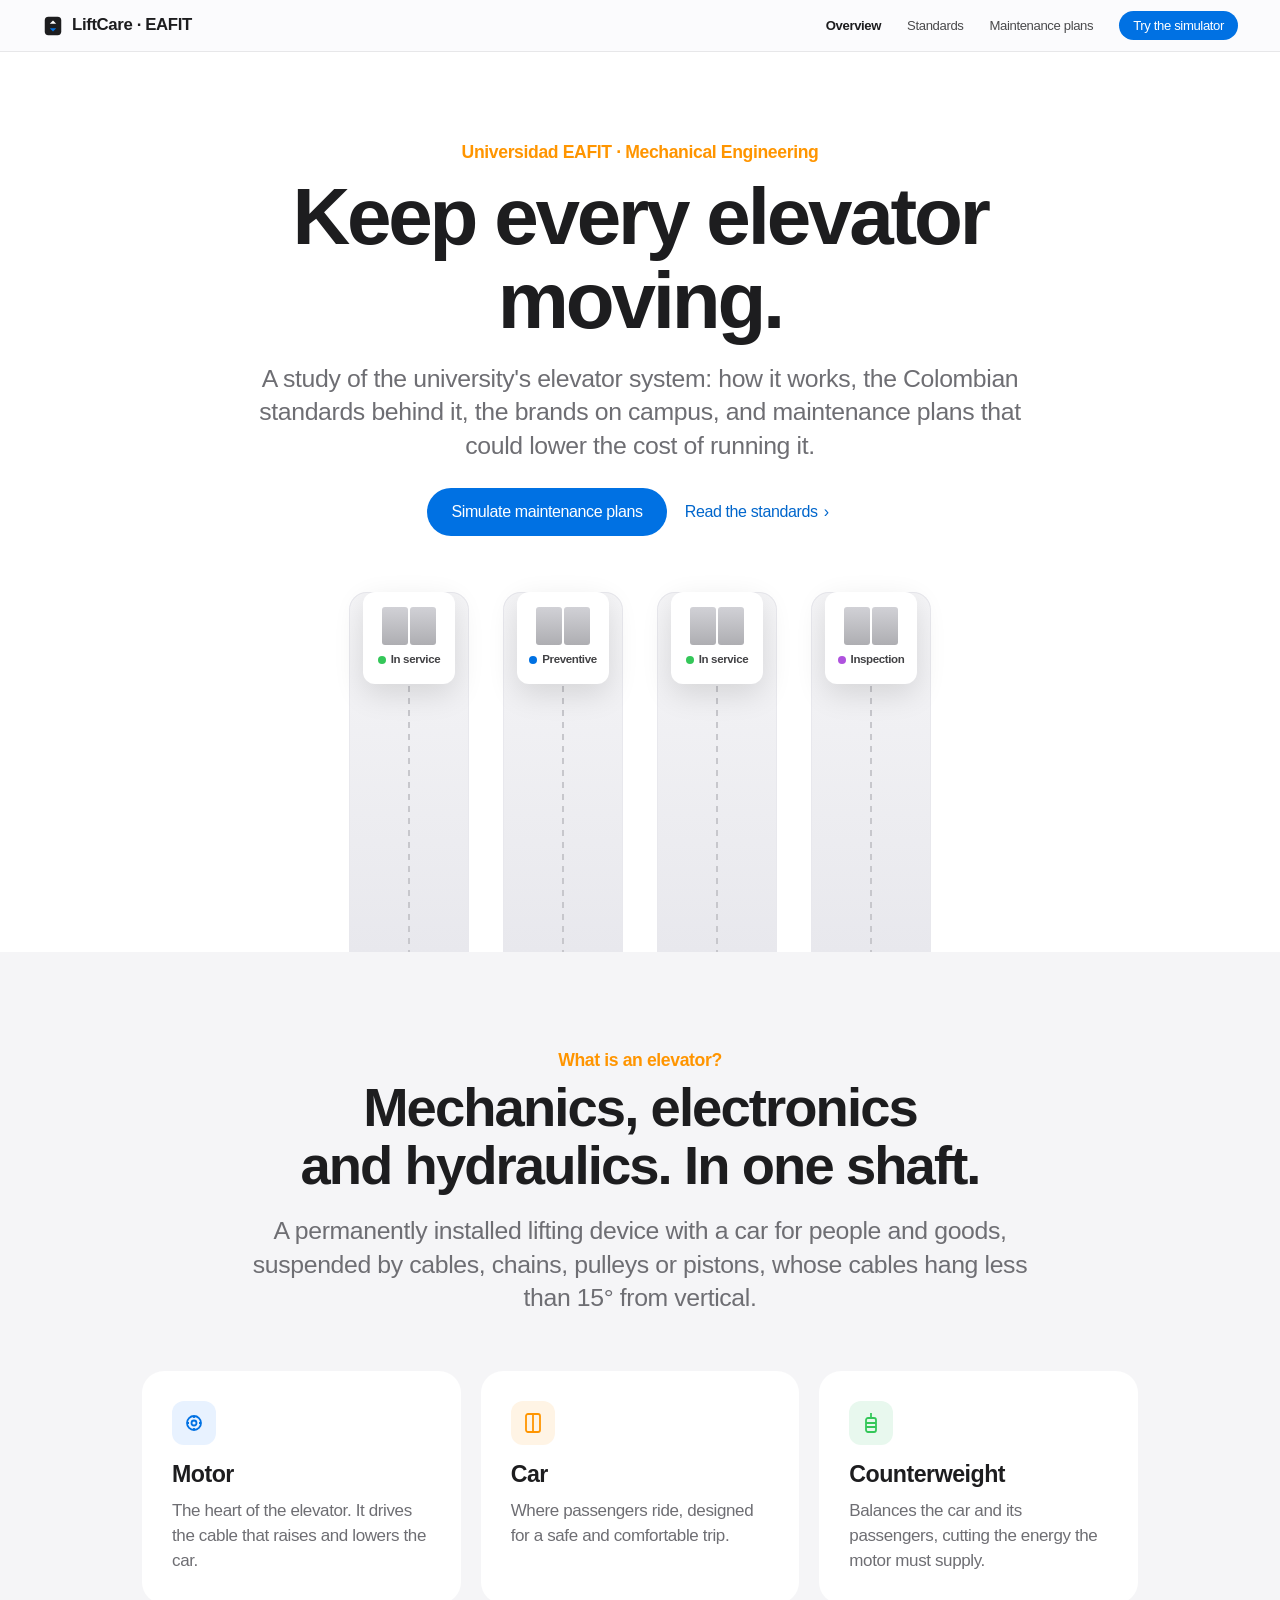
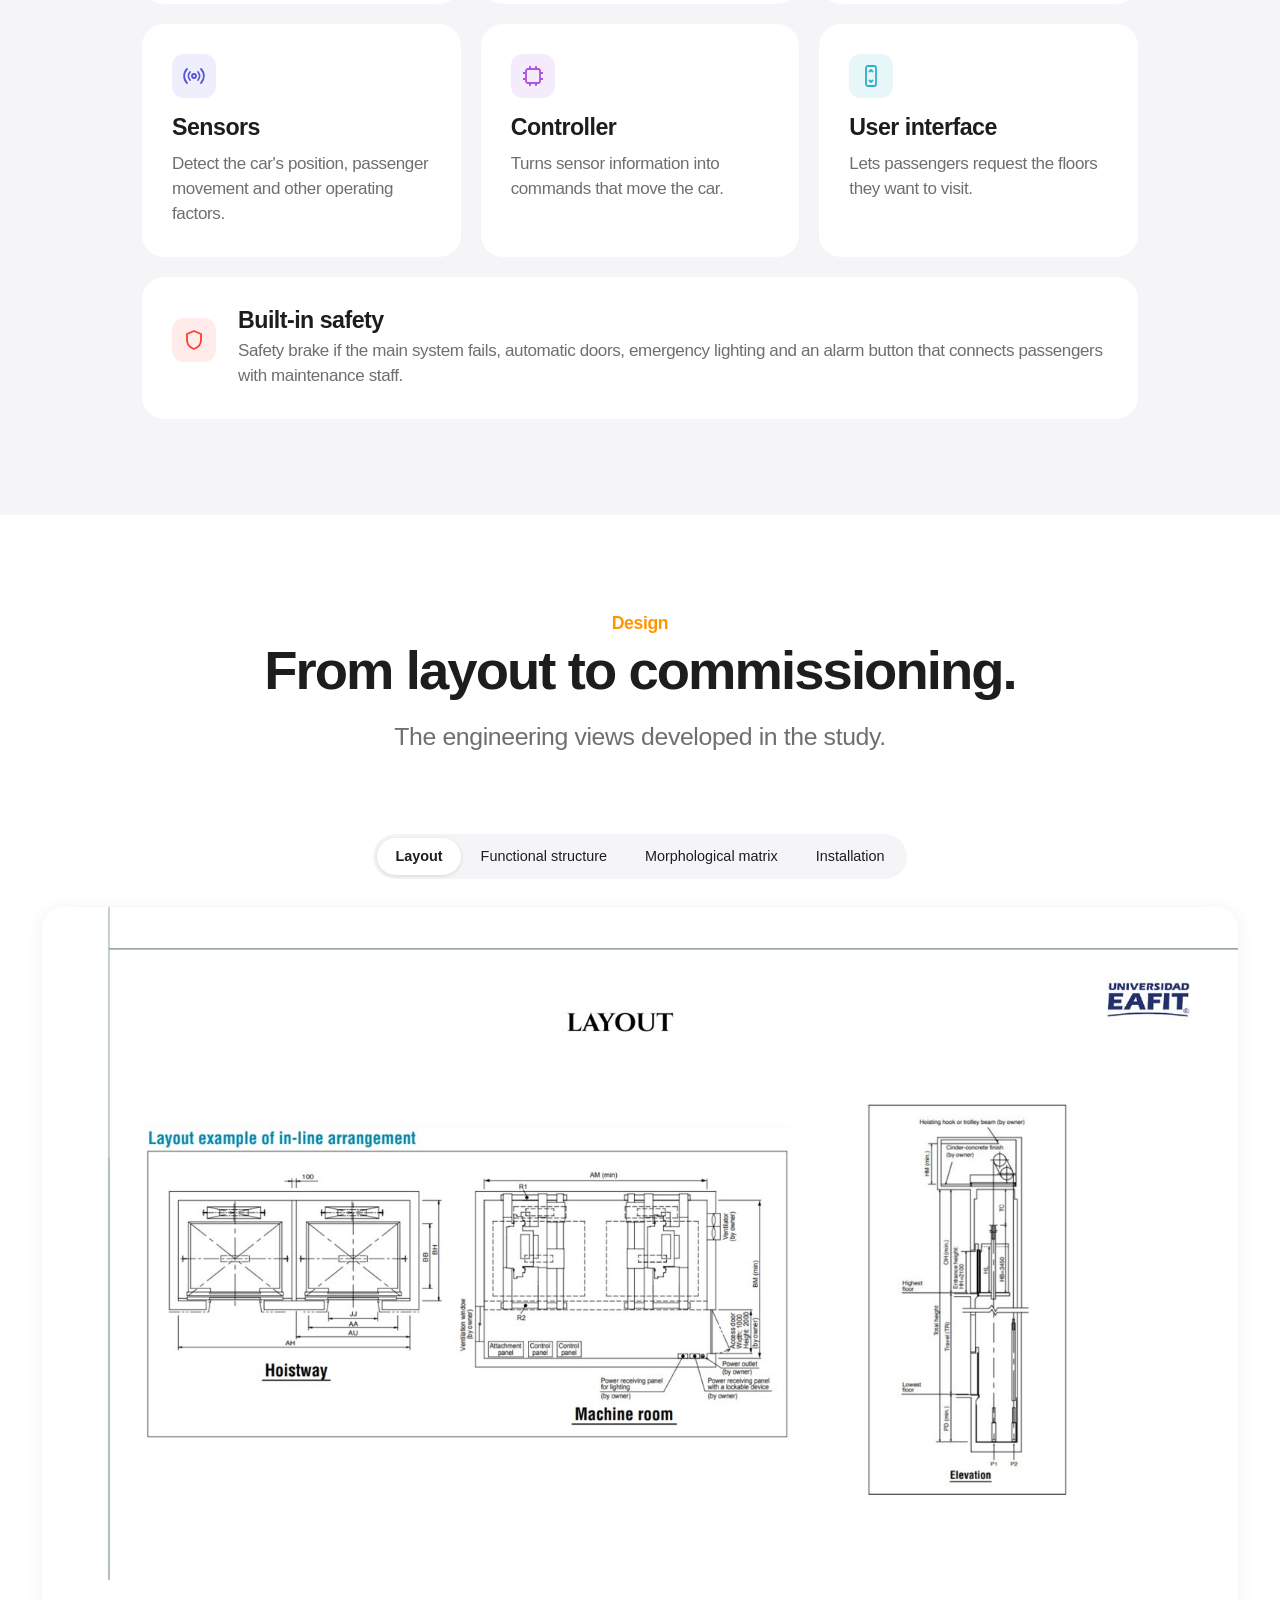
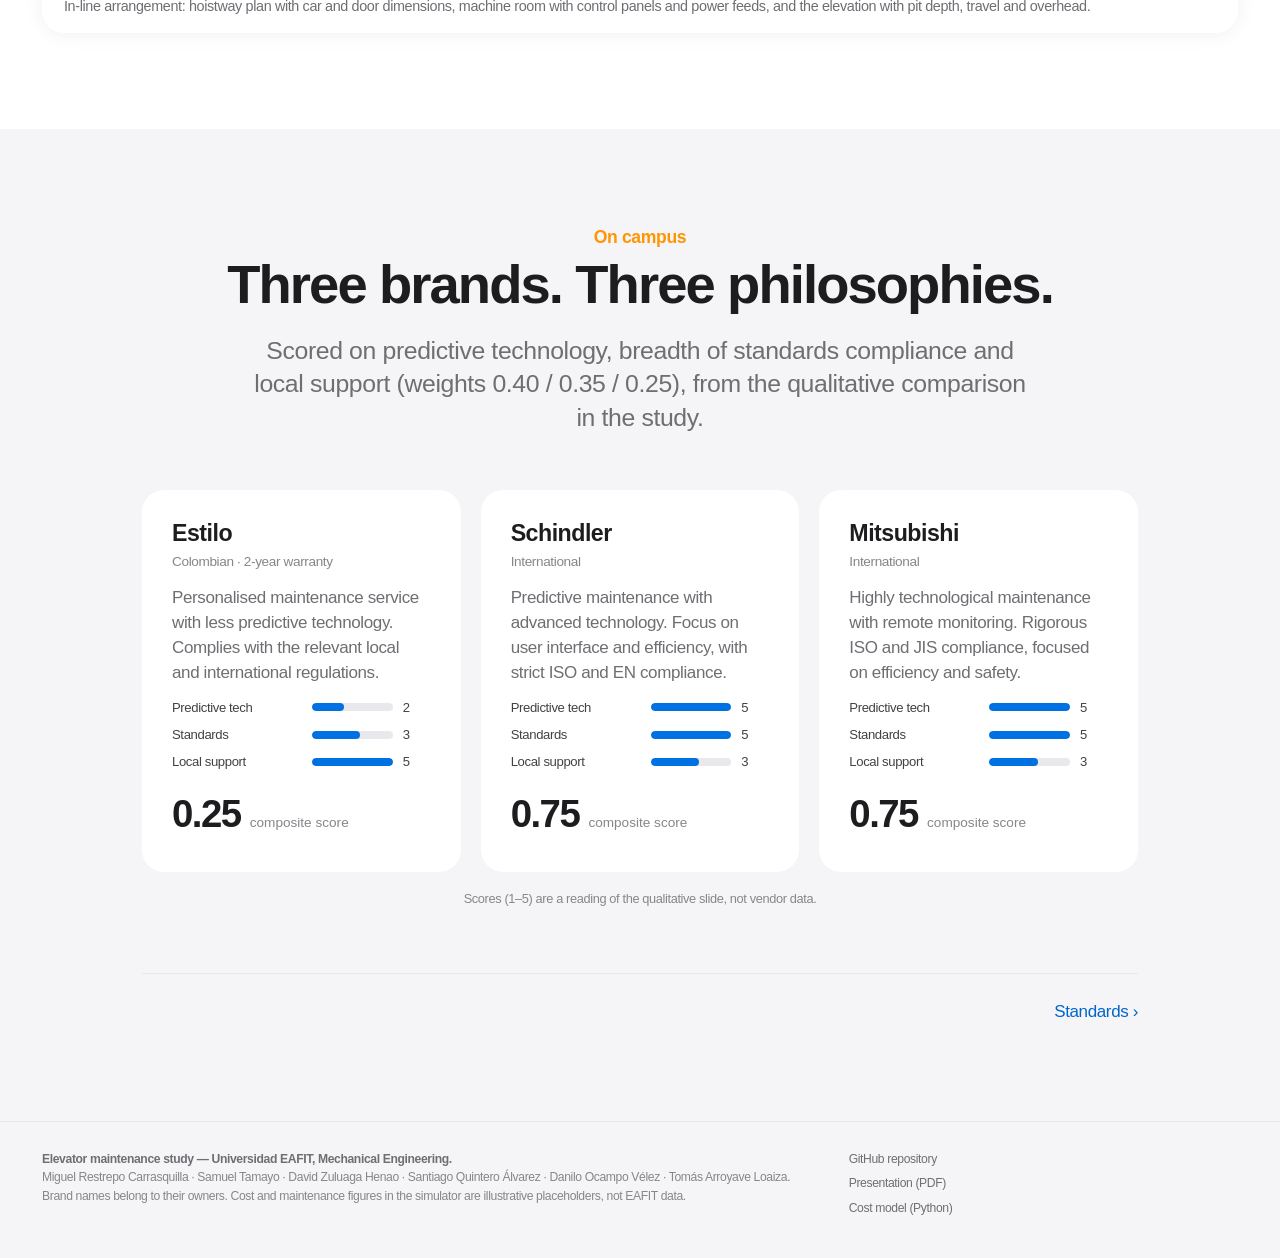
<file: website/index.html>
<!doctype html>
<html lang="en">
<head>
<meta charset="utf-8">
<meta name="viewport" content="width=device-width, initial-scale=1">
<title>LiftCare · Elevator maintenance at Universidad EAFIT</title>
<meta name="description" content="How EAFIT elevators work, the standards that govern them, the brands on campus and an interactive simulator of maintenance plans.">
<meta name="theme-color" content="#ffffff">
<link rel="icon" href="data:image/svg+xml,%3Csvg xmlns='http://www.w3.org/2000/svg' viewBox='0 0 24 24'%3E%3Crect x='3' y='2' width='18' height='20' rx='4' fill='%231d1d1f'/%3E%3Cpath d='M8.5 9.5 12 6l3.5 3.5z' fill='%23fff'/%3E%3Cpath d='M8.5 14.5 12 18l3.5-3.5z' fill='%230071e3'/%3E%3C/svg%3E">
<link rel="stylesheet" href="styles.css">
</head>
<body>
<header class="nav"><div class="wrap wide">
  <a class="brand" href="index.html"><svg viewBox="0 0 24 24" aria-hidden="true"><rect x="3" y="2" width="18" height="20" rx="4" fill="#1d1d1f"/><path d="M8.5 9.5 12 6l3.5 3.5z" fill="#fff"/><path d="M8.5 14.5 12 18l3.5-3.5z" fill="#0071e3"/></svg><span>LiftCare · EAFIT</span></a>
  <nav><a href="index.html" class="active">Overview</a><a href="standards.html">Standards</a><a href="simulator.html">Maintenance plans</a><a class="pill" href="simulator.html">Try the simulator</a></nav>
</div></header>
<main>

<section class="hero">
  <div class="wrap">
    <p class="eyebrow">Universidad EAFIT · Mechanical Engineering</p>
    <h1>Keep every elevator<br>moving.</h1>
    <p class="lead">A study of the university's elevator system: how it works, the Colombian standards behind it, the brands on campus, and maintenance plans that could lower the cost of running it.</p>
    <div class="cta"><a class="btn" href="simulator.html">Simulate maintenance plans</a><a class="btn ghost" href="standards.html">Read the standards</a></div>
  </div>
  <div class="hero-art wrap" aria-hidden="true">
    <div class="shaft">
      <div class="col"><div class="car"><div class="doors"><span></span><span></span></div><span class="st"><i class="dot"></i>In service</span></div></div>
      <div class="col"><div class="car"><div class="doors"><span></span><span></span></div><span class="st"><i class="dot" style="background:#0071e3"></i>Preventive</span></div></div>
      <div class="col"><div class="car"><div class="doors"><span></span><span></span></div><span class="st"><i class="dot"></i>In service</span></div></div>
      <div class="col"><div class="car"><div class="doors"><span></span><span></span></div><span class="st"><i class="dot" style="background:#af52de"></i>Inspection</span></div></div>
    </div>
  </div>
</section>

<section class="alt">
  <div class="wrap">
    <div class="center">
      <p class="eyebrow">What is an elevator?</p>
      <h2>Mechanics, electronics<br>and hydraulics. In one shaft.</h2>
      <p class="lead">A permanently installed lifting device with a car for people and goods, suspended by cables, chains, pulleys or pistons, whose cables hang less than 15° from vertical.</p>
    </div>
    <div class="grid3 mt">
      <div class="card"><div class="icon" style="background:#e8f2ff"><svg viewBox="0 0 24 24" fill="none" stroke="#0071e3" stroke-width="1.8"><circle cx="12" cy="12" r="7"/><circle cx="12" cy="12" r="2.5"/><path d="M12 5v2M12 17v2M5 12h2M17 12h2"/></svg></div><h3>Motor</h3><p>The heart of the elevator. It drives the cable that raises and lowers the car.</p></div>
      <div class="card"><div class="icon" style="background:#fff4e5"><svg viewBox="0 0 24 24" fill="none" stroke="#ff9500" stroke-width="1.8"><rect x="5" y="3" width="14" height="18" rx="2"/><path d="M12 3v18"/></svg></div><h3>Car</h3><p>Where passengers ride, designed for a safe and comfortable trip.</p></div>
      <div class="card"><div class="icon" style="background:#e8f8ee"><svg viewBox="0 0 24 24" fill="none" stroke="#34c759" stroke-width="1.8"><path d="M12 2v5"/><rect x="7" y="7" width="10" height="14" rx="2"/><path d="M7 12h10M7 16h10"/></svg></div><h3>Counterweight</h3><p>Balances the car and its passengers, cutting the energy the motor must supply.</p></div>
    </div>
    <div class="grid3" style="margin-top:20px">
      <div class="card"><div class="icon" style="background:#efeefc"><svg viewBox="0 0 24 24" fill="none" stroke="#5856d6" stroke-width="1.8" stroke-linecap="round"><circle cx="12" cy="12" r="2"/><path d="M8 8a6 6 0 0 0 0 8M16 8a6 6 0 0 1 0 8M5 5a10 10 0 0 0 0 14M19 5a10 10 0 0 1 0 14"/></svg></div><h3>Sensors</h3><p>Detect the car's position, passenger movement and other operating factors.</p></div>
      <div class="card"><div class="icon" style="background:#f5ecfb"><svg viewBox="0 0 24 24" fill="none" stroke="#af52de" stroke-width="1.8"><rect x="5" y="5" width="14" height="14" rx="2"/><path d="M9 2v3M15 2v3M9 19v3M15 19v3M2 9h3M2 15h3M19 9h3M19 15h3"/></svg></div><h3>Controller</h3><p>Turns sensor information into commands that move the car.</p></div>
      <div class="card"><div class="icon" style="background:#e6f6f9"><svg viewBox="0 0 24 24" fill="none" stroke="#30b0c7" stroke-width="1.8"><rect x="7" y="2" width="10" height="20" rx="2"/><path d="m10 8 2-2 2 2M10 16l2 2 2-2"/></svg></div><h3>User interface</h3><p>Lets passengers request the floors they want to visit.</p></div>
    </div>
    <div class="card" style="margin-top:20px;display:flex;gap:22px;align-items:center;flex-wrap:wrap"><div class="icon" style="background:#ffecea"><svg viewBox="0 0 24 24" fill="none" stroke="#ff3b30" stroke-width="1.8" stroke-linejoin="round"><path d="M12 3 5 6v6c0 4 3 7.5 7 9 4-1.5 7-5 7-9V6z"/></svg></div><div style="flex:1;min-width:240px"><h3 style="margin-bottom:4px">Built-in safety</h3><p>Safety brake if the main system fails, automatic doors, emergency lighting and an alarm button that connects passengers with maintenance staff.</p></div></div>
  </div>
</section>

<section>
  <div class="wrap wide">
    <div class="center">
      <p class="eyebrow">Design</p>
      <h2>From layout to commissioning.</h2>
      <p class="lead">The engineering views developed in the study.</p>
      <div class="tabs mt" role="tablist" id="design-tabs">
        <button class="on" data-t="0">Layout</button><button data-t="1">Functional structure</button><button data-t="2">Morphological matrix</button><button data-t="3">Installation</button>
      </div>
    </div>
    <div class="tabpanes mt" id="design-panes" style="margin-top:28px">
      <div class="on"><figure class="fig"><img src="img/layout.jpg" alt="Hoistway plan, machine room and elevation of an in-line elevator arrangement" loading="lazy"><figcaption>In-line arrangement: hoistway plan with car and door dimensions, machine room with control panels and power feeds, and the elevation with pit depth, travel and overhead.</figcaption></figure></div>
      <div><figure class="fig"><img src="img/functional_structure.jpg" alt="Pahl and Beitz functional structure of the elevator" loading="lazy"><figcaption>Energy, signal and material flows (Pahl &amp; Beitz): the user control line, the material handling line and the door lock line with its 10-second hold.</figcaption></figure></div>
      <div><figure class="fig"><img src="img/morphological_matrix.jpg" alt="Morphological matrix of elevator partial functions and function carriers" loading="lazy"><figcaption>Partial functions — power delivery, control, transmission, moving system, doors, energy supply, braking and lifting — with candidate carriers and two solution paths.</figcaption></figure></div>
      <div><figure class="fig"><img src="img/installation.jpg" alt="Four stages of elevator installation and maintenance" loading="lazy"><figcaption>Planning around the building, shaft excavation and guide rails, car installation and wiring, and exhaustive testing before commissioning.</figcaption></figure></div>
    </div>
  </div>
</section>

<section class="alt">
  <div class="wrap">
    <div class="center">
      <p class="eyebrow">On campus</p>
      <h2>Three brands. Three philosophies.</h2>
      <p class="lead">Scored on predictive technology, breadth of standards compliance and local support (weights 0.40 / 0.35 / 0.25), from the qualitative comparison in the study.</p>
    </div>
    <div class="grid3 mt">
      <div class="card brand-card"><h3>Estilo</h3><span class="origin">Colombian · 2-year warranty</span><p>Personalised maintenance service with less predictive technology. Complies with the relevant local and international regulations.</p>
        <div class="meter"><div class="row">Predictive tech<div class="track"><div class="fill" style="width:40%"></div></div>2</div><div class="row">Standards<div class="track"><div class="fill" style="width:60%"></div></div>3</div><div class="row">Local support<div class="track"><div class="fill" style="width:100%"></div></div>5</div></div>
        <div class="score">0.25 <small>composite score</small></div></div>
      <div class="card brand-card"><h3>Schindler</h3><span class="origin">International</span><p>Predictive maintenance with advanced technology. Focus on user interface and efficiency, with strict ISO and EN compliance.</p>
        <div class="meter"><div class="row">Predictive tech<div class="track"><div class="fill" style="width:100%"></div></div>5</div><div class="row">Standards<div class="track"><div class="fill" style="width:100%"></div></div>5</div><div class="row">Local support<div class="track"><div class="fill" style="width:60%"></div></div>3</div></div>
        <div class="score">0.75 <small>composite score</small></div></div>
      <div class="card brand-card"><h3>Mitsubishi</h3><span class="origin">International</span><p>Highly technological maintenance with remote monitoring. Rigorous ISO and JIS compliance, focused on efficiency and safety.</p>
        <div class="meter"><div class="row">Predictive tech<div class="track"><div class="fill" style="width:100%"></div></div>5</div><div class="row">Standards<div class="track"><div class="fill" style="width:100%"></div></div>5</div><div class="row">Local support<div class="track"><div class="fill" style="width:60%"></div></div>3</div></div>
        <div class="score">0.75 <small>composite score</small></div></div>
    </div>
    <p class="caption center" style="margin-top:18px">Scores (1–5) are a reading of the qualitative slide, not vendor data.</p>
    <div class="next"><span></span><a href="standards.html">Standards ›</a></div>
  </div>
</section>
</main>
<footer><div class="wrap wide foot">
  <div><strong>Elevator maintenance study — Universidad EAFIT, Mechanical Engineering.</strong><br>
  Miguel Restrepo Carrasquilla · Samuel Tamayo · David Zuluaga Henao · Santiago Quintero Álvarez · Danilo Ocampo Vélez · Tomás Arroyave Loaiza.<br>
  Brand names belong to their owners. Cost and maintenance figures in the simulator are illustrative placeholders, not EAFIT data.</div>
  <div class="foot-links"><a href="https://github.com/Senki16/elevator-maintenance-eafit" target="_blank" rel="noopener">GitHub repository</a><a href="https://github.com/Senki16/elevator-maintenance-eafit/blob/main/01_Presentation/Elevator_Maintenance.pdf" target="_blank" rel="noopener">Presentation (PDF)</a><a href="https://github.com/Senki16/elevator-maintenance-eafit/blob/main/02_Analysis/elevator_cost_analysis.py" target="_blank" rel="noopener">Cost model (Python)</a></div>
</div></footer>
<script>
document.querySelectorAll('#design-tabs button').forEach(b=>b.onclick=()=>{
  document.querySelectorAll('#design-tabs button').forEach(x=>x.classList.toggle('on',x===b));
  document.querySelectorAll('#design-panes>div').forEach((p,i)=>p.classList.toggle('on',i==b.dataset.t));
});
</script>
</body>
</html>
</file>
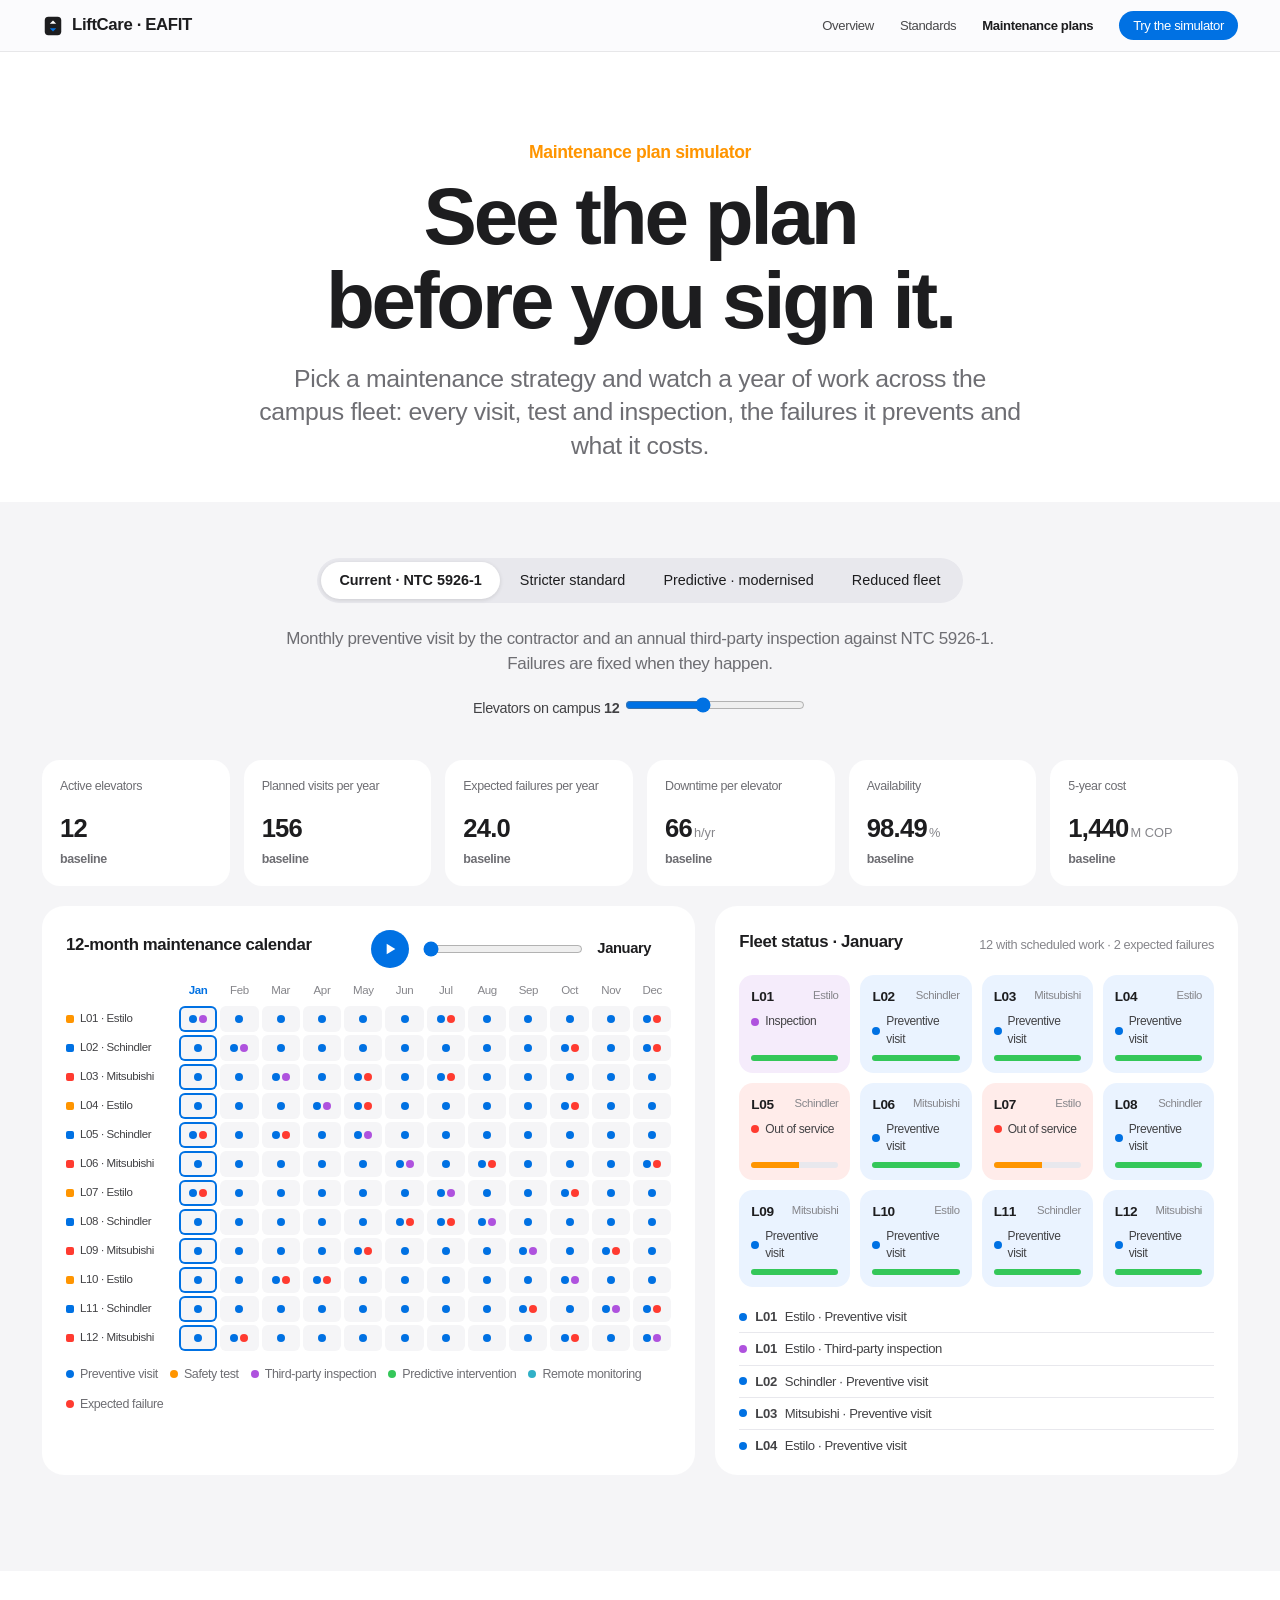
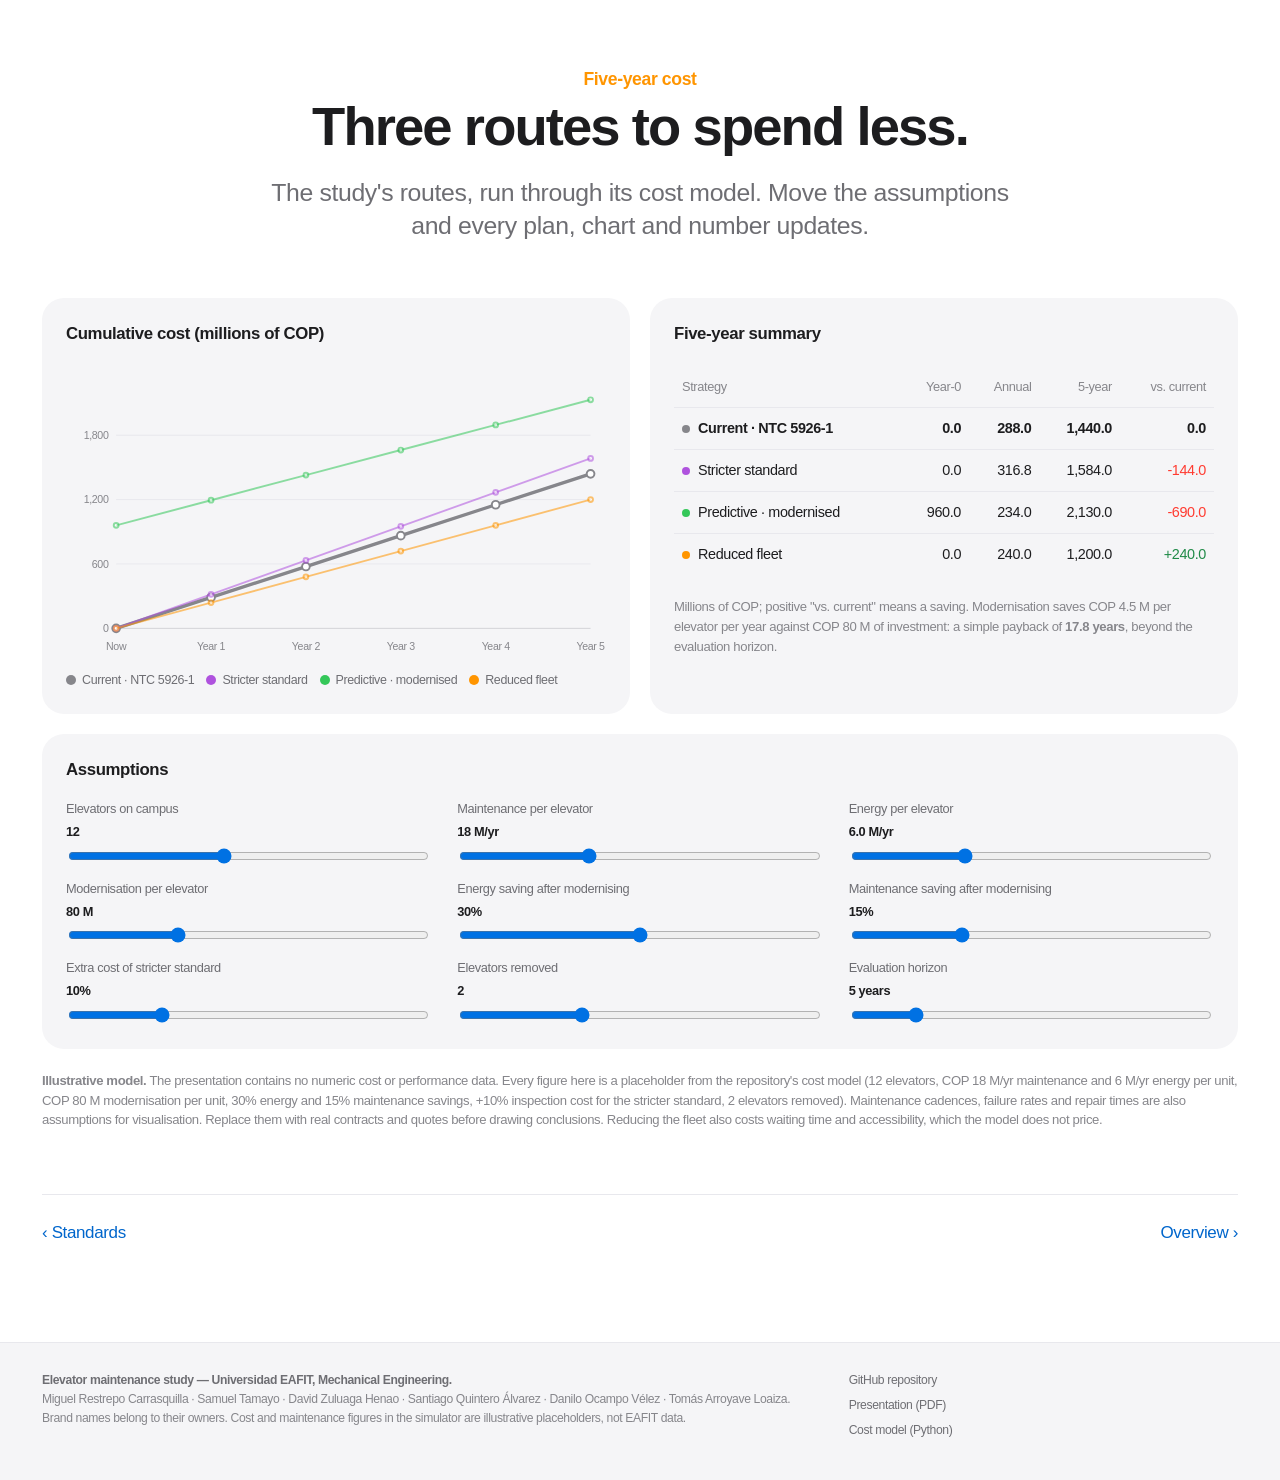
<file: website/simulator.html>
<!doctype html>
<html lang="en">
<head>
<meta charset="utf-8">
<meta name="viewport" content="width=device-width, initial-scale=1">
<title>Maintenance plans · LiftCare EAFIT</title>
<meta name="description" content="Interactive simulation of elevator maintenance plans for Universidad EAFIT: 12-month schedule, fleet status, downtime and 5-year cost.">
<meta name="theme-color" content="#ffffff">
<link rel="icon" href="data:image/svg+xml,%3Csvg xmlns='http://www.w3.org/2000/svg' viewBox='0 0 24 24'%3E%3Crect x='3' y='2' width='18' height='20' rx='4' fill='%231d1d1f'/%3E%3Cpath d='M8.5 9.5 12 6l3.5 3.5z' fill='%23fff'/%3E%3Cpath d='M8.5 14.5 12 18l3.5-3.5z' fill='%230071e3'/%3E%3C/svg%3E">
<link rel="stylesheet" href="styles.css">
</head>
<body>
<header class="nav"><div class="wrap wide">
  <a class="brand" href="index.html"><svg viewBox="0 0 24 24" aria-hidden="true"><rect x="3" y="2" width="18" height="20" rx="4" fill="#1d1d1f"/><path d="M8.5 9.5 12 6l3.5 3.5z" fill="#fff"/><path d="M8.5 14.5 12 18l3.5-3.5z" fill="#0071e3"/></svg><span>LiftCare · EAFIT</span></a>
  <nav><a href="index.html">Overview</a><a href="standards.html">Standards</a><a href="simulator.html" class="active">Maintenance plans</a><a class="pill" href="simulator.html">Try the simulator</a></nav>
</div></header>
<main>

<section class="hero" style="padding-bottom:40px">
  <div class="wrap">
    <p class="eyebrow">Maintenance plan simulator</p>
    <h1>See the plan<br>before you sign it.</h1>
    <p class="lead">Pick a maintenance strategy and watch a year of work across the campus fleet: every visit, test and inspection, the failures it prevents and what it costs.</p>
  </div>
</section>
<section class="alt" style="padding-top:56px">
  <div class="wrap wide">
    <div class="controls">
      <div class="tabs" id="plan-tabs">
        <button class="on" data-p="current">Current · NTC 5926-1</button>
        <button data-p="strict">Stricter standard</button>
        <button data-p="predictive">Predictive · modernised</button>
        <button data-p="reduced">Reduced fleet</button>
      </div>
      <p class="plan-desc" id="plan-desc"></p>
      <div class="ctl-row"><label>Elevators on campus <b id="n-val">12</b> <input type="range" id="n" min="6" max="20" value="12"></label></div>
    </div>

    <div class="kpis" id="kpis"></div>

    <div class="board">
      <div class="panel">
        <div class="panel-head"><h4>12-month maintenance calendar</h4>
          <div class="play"><button id="play" aria-label="Play the year"><svg viewBox="0 0 24 24" fill="#fff" id="play-ic"><path d="M7 4v16l13-8z"/></svg></button><input type="range" id="month" min="0" max="11" value="0" aria-label="Month"><span class="m" id="month-l">January</span></div>
        </div>
        <div class="cal" id="cal"></div>
        <div class="legend"><span><i class="chip k-prev"></i>Preventive visit</span><span><i class="chip k-safe"></i>Safety test</span><span><i class="chip k-insp"></i>Third-party inspection</span><span><i class="chip k-pred"></i>Predictive intervention</span><span><i class="chip k-rem"></i>Remote monitoring</span><span><i class="chip k-fail"></i>Expected failure</span></div>
      </div>
      <div class="panel">
        <div class="panel-head"><h4>Fleet status · <span id="fleet-m">January</span></h4><span class="caption" id="fleet-sum"></span></div>
        <div class="fleet" id="fleet"></div>
        <ul class="tasks" id="tasks"></ul>
      </div>
    </div>
  </div>
</section>

<section>
  <div class="wrap wide">
    <div class="center">
      <p class="eyebrow">Five-year cost</p>
      <h2>Three routes to spend less.</h2>
      <p class="lead">The study's routes, run through its cost model. Move the assumptions and every plan, chart and number updates.</p>
    </div>
    <div class="grid2 mt">
      <div class="panel" style="background:var(--bg2)"><div class="panel-head"><h4>Cumulative cost (millions of COP)</h4></div><svg id="cost-chart" viewBox="0 0 560 300" role="img" aria-label="Cumulative five-year cost by strategy"></svg><div class="legend" id="cost-legend"></div></div>
      <div class="panel" style="background:var(--bg2)"><div class="panel-head"><h4>Five-year summary</h4></div>
        <table class="t" id="cost-table"></table>
        <p class="note" id="payback"></p>
      </div>
    </div>
    <div class="panel mt" style="background:var(--bg2);margin-top:20px">
      <h4>Assumptions</h4>
      <div class="assump" id="assump"></div>
    </div>
    <p class="note"><b>Illustrative model.</b> The presentation contains no numeric cost or performance data. Every figure here is a placeholder from the repository's cost model (12 elevators, COP 18 M/yr maintenance and 6 M/yr energy per unit, COP 80 M modernisation per unit, 30% energy and 15% maintenance savings, +10% inspection cost for the stricter standard, 2 elevators removed). Maintenance cadences, failure rates and repair times are also assumptions for visualisation. Replace them with real contracts and quotes before drawing conclusions. Reducing the fleet also costs waiting time and accessibility, which the model does not price.</p>
    <div class="next"><a href="standards.html">‹ Standards</a><a href="index.html">Overview ›</a></div>
  </div>
</section>
</main>
<footer><div class="wrap wide foot">
  <div><strong>Elevator maintenance study — Universidad EAFIT, Mechanical Engineering.</strong><br>
  Miguel Restrepo Carrasquilla · Samuel Tamayo · David Zuluaga Henao · Santiago Quintero Álvarez · Danilo Ocampo Vélez · Tomás Arroyave Loaiza.<br>
  Brand names belong to their owners. Cost and maintenance figures in the simulator are illustrative placeholders, not EAFIT data.</div>
  <div class="foot-links"><a href="https://github.com/Senki16/elevator-maintenance-eafit" target="_blank" rel="noopener">GitHub repository</a><a href="https://github.com/Senki16/elevator-maintenance-eafit/blob/main/01_Presentation/Elevator_Maintenance.pdf" target="_blank" rel="noopener">Presentation (PDF)</a><a href="https://github.com/Senki16/elevator-maintenance-eafit/blob/main/02_Analysis/elevator_cost_analysis.py" target="_blank" rel="noopener">Cost model (Python)</a></div>
</div></footer>
<script src="sim.js"></script>
</body>
</html>
</file>
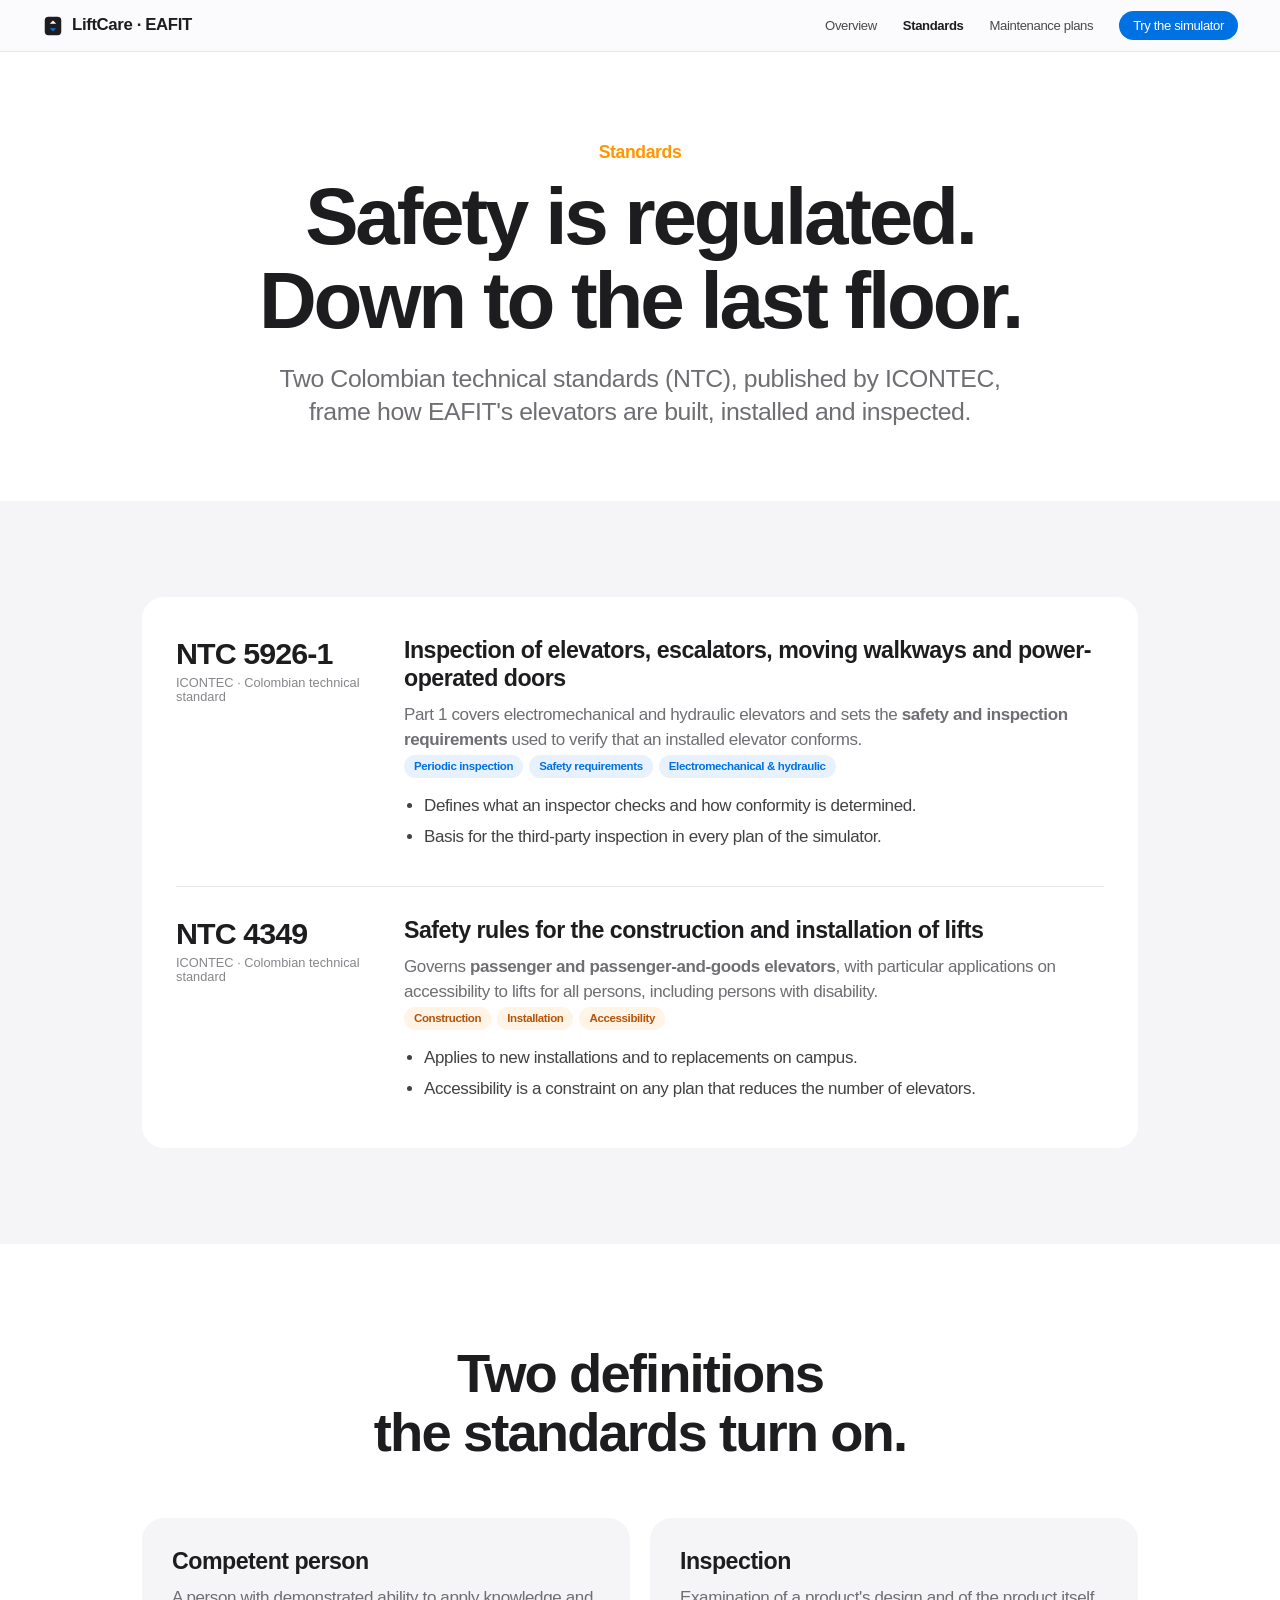
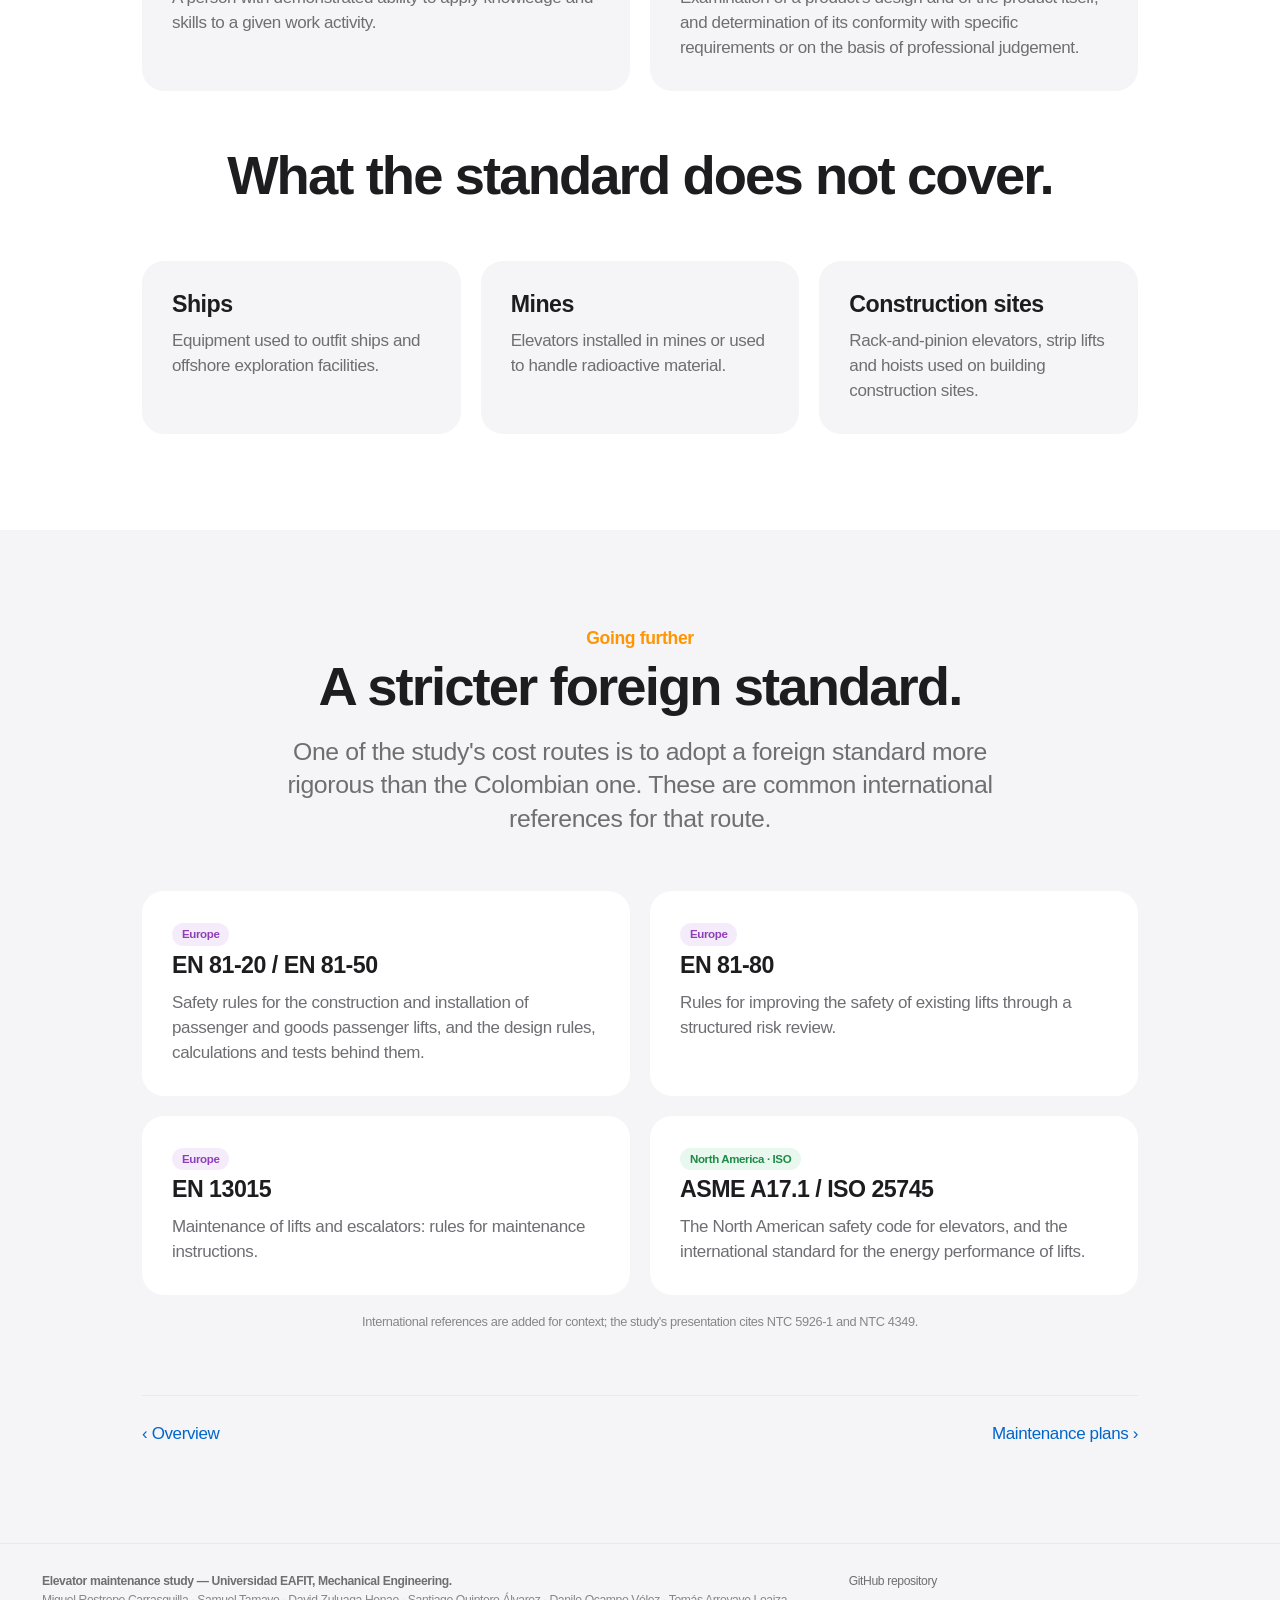
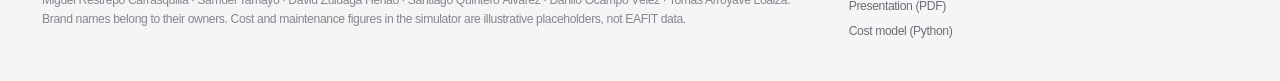
<file: website/standards.html>
<!doctype html>
<html lang="en">
<head>
<meta charset="utf-8">
<meta name="viewport" content="width=device-width, initial-scale=1">
<title>Standards · LiftCare EAFIT</title>
<meta name="description" content="Colombian technical standards NTC 5926-1 and NTC 4349 for elevators, key definitions, exclusions and international references.">
<meta name="theme-color" content="#ffffff">
<link rel="icon" href="data:image/svg+xml,%3Csvg xmlns='http://www.w3.org/2000/svg' viewBox='0 0 24 24'%3E%3Crect x='3' y='2' width='18' height='20' rx='4' fill='%231d1d1f'/%3E%3Cpath d='M8.5 9.5 12 6l3.5 3.5z' fill='%23fff'/%3E%3Cpath d='M8.5 14.5 12 18l3.5-3.5z' fill='%230071e3'/%3E%3C/svg%3E">
<link rel="stylesheet" href="styles.css">
</head>
<body>
<header class="nav"><div class="wrap wide">
  <a class="brand" href="index.html"><svg viewBox="0 0 24 24" aria-hidden="true"><rect x="3" y="2" width="18" height="20" rx="4" fill="#1d1d1f"/><path d="M8.5 9.5 12 6l3.5 3.5z" fill="#fff"/><path d="M8.5 14.5 12 18l3.5-3.5z" fill="#0071e3"/></svg><span>LiftCare · EAFIT</span></a>
  <nav><a href="index.html">Overview</a><a href="standards.html" class="active">Standards</a><a href="simulator.html">Maintenance plans</a><a class="pill" href="simulator.html">Try the simulator</a></nav>
</div></header>
<main>

<section class="hero" style="padding-bottom:72px">
  <div class="wrap">
    <p class="eyebrow">Standards</p>
    <h1>Safety is regulated.<br>Down to the last floor.</h1>
    <p class="lead">Two Colombian technical standards (NTC), published by ICONTEC, frame how EAFIT's elevators are built, installed and inspected.</p>
  </div>
</section>
<section class="alt">
  <div class="wrap">
    <div class="card" style="padding:10px 34px">
      <div class="std">
        <div class="code">NTC 5926-1<small>ICONTEC · Colombian technical standard</small></div>
        <div><h3>Inspection of elevators, escalators, moving walkways and power-operated doors</h3>
          <p class="muted">Part 1 covers electromechanical and hydraulic elevators and sets the <b>safety and inspection requirements</b> used to verify that an installed elevator conforms.</p>
          <span class="tag">Periodic inspection</span><span class="tag">Safety requirements</span><span class="tag">Electromechanical &amp; hydraulic</span>
          <ul><li>Defines what an inspector checks and how conformity is determined.</li><li>Basis for the third-party inspection in every plan of the simulator.</li></ul></div>
      </div>
      <div class="std">
        <div class="code">NTC 4349<small>ICONTEC · Colombian technical standard</small></div>
        <div><h3>Safety rules for the construction and installation of lifts</h3>
          <p class="muted">Governs <b>passenger and passenger-and-goods elevators</b>, with particular applications on accessibility to lifts for all persons, including persons with disability.</p>
          <span class="tag o">Construction</span><span class="tag o">Installation</span><span class="tag o">Accessibility</span>
          <ul><li>Applies to new installations and to replacements on campus.</li><li>Accessibility is a constraint on any plan that reduces the number of elevators.</li></ul></div>
      </div>
    </div>
  </div>
</section>
<section>
  <div class="wrap">
    <h2 class="center">Two definitions<br>the standards turn on.</h2>
    <div class="grid2 mt">
      <div class="card"><h3>Competent person</h3><p>A person with demonstrated ability to apply knowledge and skills to a given work activity.</p></div>
      <div class="card"><h3>Inspection</h3><p>Examination of a product's design and of the product itself, and determination of its conformity with specific requirements or on the basis of professional judgement.</p></div>
    </div>
    <h2 class="center mt">What the standard does not cover.</h2>
    <div class="grid3 mt">
      <div class="card"><h3>Ships</h3><p>Equipment used to outfit ships and offshore exploration facilities.</p></div>
      <div class="card"><h3>Mines</h3><p>Elevators installed in mines or used to handle radioactive material.</p></div>
      <div class="card"><h3>Construction sites</h3><p>Rack-and-pinion elevators, strip lifts and hoists used on building construction sites.</p></div>
    </div>
  </div>
</section>
<section class="alt">
  <div class="wrap">
    <div class="center">
      <p class="eyebrow">Going further</p>
      <h2>A stricter foreign standard.</h2>
      <p class="lead">One of the study's cost routes is to adopt a foreign standard more rigorous than the Colombian one. These are common international references for that route.</p>
    </div>
    <div class="grid2 mt">
      <div class="card"><span class="tag p">Europe</span><h3>EN 81-20 / EN 81-50</h3><p>Safety rules for the construction and installation of passenger and goods passenger lifts, and the design rules, calculations and tests behind them.</p></div>
      <div class="card"><span class="tag p">Europe</span><h3>EN 81-80</h3><p>Rules for improving the safety of existing lifts through a structured risk review.</p></div>
      <div class="card"><span class="tag p">Europe</span><h3>EN 13015</h3><p>Maintenance of lifts and escalators: rules for maintenance instructions.</p></div>
      <div class="card"><span class="tag g">North America · ISO</span><h3>ASME A17.1 / ISO 25745</h3><p>The North American safety code for elevators, and the international standard for the energy performance of lifts.</p></div>
    </div>
    <p class="caption center" style="margin-top:18px">International references are added for context; the study's presentation cites NTC 5926-1 and NTC 4349.</p>
    <div class="next"><a href="index.html">‹ Overview</a><a href="simulator.html">Maintenance plans ›</a></div>
  </div>
</section>
</main>
<footer><div class="wrap wide foot">
  <div><strong>Elevator maintenance study — Universidad EAFIT, Mechanical Engineering.</strong><br>
  Miguel Restrepo Carrasquilla · Samuel Tamayo · David Zuluaga Henao · Santiago Quintero Álvarez · Danilo Ocampo Vélez · Tomás Arroyave Loaiza.<br>
  Brand names belong to their owners. Cost and maintenance figures in the simulator are illustrative placeholders, not EAFIT data.</div>
  <div class="foot-links"><a href="https://github.com/Senki16/elevator-maintenance-eafit" target="_blank" rel="noopener">GitHub repository</a><a href="https://github.com/Senki16/elevator-maintenance-eafit/blob/main/01_Presentation/Elevator_Maintenance.pdf" target="_blank" rel="noopener">Presentation (PDF)</a><a href="https://github.com/Senki16/elevator-maintenance-eafit/blob/main/02_Analysis/elevator_cost_analysis.py" target="_blank" rel="noopener">Cost model (Python)</a></div>
</div></footer>
</body>
</html>
</file>
<file: website/styles.css>
/* LiftCare — Apple-style clean design */
:root{
  --bg:#ffffff; --bg2:#f5f5f7; --ink:#1d1d1f; --ink2:#424245; --muted:#6e6e73; --faint:#86868b;
  --line:#d2d2d7; --line2:#e8e8ed; --blue:#0071e3; --blue2:#0077ed; --link:#0066cc;
  --green:#34c759; --orange:#ff9500; --red:#ff3b30; --purple:#af52de; --teal:#30b0c7; --indigo:#5856d6;
  --r:22px;
  --font:-apple-system,BlinkMacSystemFont,"SF Pro Display","SF Pro Text","Helvetica Neue",Inter,Arial,sans-serif;
}
*{box-sizing:border-box}
html{scroll-behavior:smooth}
body{margin:0;background:var(--bg);color:var(--ink);font:17px/1.47 var(--font);letter-spacing:-.022em;-webkit-font-smoothing:antialiased}
a{color:var(--link);text-decoration:none}a:hover{text-decoration:underline}
img{display:block;max-width:100%}
.wrap{max-width:1040px;margin:0 auto;padding:0 22px}
.wide{max-width:1240px}
section{padding:96px 0}
.alt{background:var(--bg2)}
h1{font-size:clamp(2.8rem,6.4vw,5rem);line-height:1.04;font-weight:700;letter-spacing:-.04em;margin:.12em 0 .25em}
h2{font-size:clamp(2rem,4.4vw,3.4rem);line-height:1.07;font-weight:700;letter-spacing:-.035em;margin:.1em 0 .35em}
h3{font-size:1.45rem;line-height:1.2;font-weight:600;letter-spacing:-.022em;margin:0 0 .45em}
h4{font-size:1.05rem;font-weight:600;margin:0 0 .4em}
p{margin:0 0 1em}
.eyebrow{font-size:1.1rem;font-weight:600;color:var(--orange);margin:0}
.lead{font-size:clamp(1.15rem,2vw,1.55rem);line-height:1.35;color:var(--muted);font-weight:500;max-width:780px}
.center{text-align:center}.center .lead{margin-left:auto;margin-right:auto}
.muted{color:var(--muted)}.caption{color:var(--faint);font-size:.8rem;line-height:1.45}
.mt{margin-top:56px}

/* nav */
.nav{position:sticky;top:0;z-index:100;height:52px;background:rgba(251,251,253,.82);backdrop-filter:saturate(180%) blur(20px);-webkit-backdrop-filter:saturate(180%) blur(20px);border-bottom:1px solid rgba(0,0,0,.08)}
.nav .wrap{height:100%;display:flex;align-items:center;justify-content:space-between;gap:16px}
.brand{display:flex;align-items:center;gap:8px;color:var(--ink);font-weight:600;font-size:1.05rem}
.brand:hover{text-decoration:none}
.brand svg{width:22px;height:22px}
.nav nav{display:flex;gap:26px;align-items:center}
.nav nav a{color:var(--ink);opacity:.8;font-size:.82rem}
.nav nav a:hover{opacity:1;text-decoration:none}
.nav nav a.active{opacity:1;font-weight:600}
.pill{background:var(--blue);color:#fff!important;opacity:1!important;padding:5px 14px;border-radius:980px}
.pill:hover{background:var(--blue2)}

.btn{display:inline-flex;align-items:center;gap:6px;padding:12px 24px;border-radius:980px;background:var(--blue);color:#fff;font-weight:500;font-size:1rem;border:0;cursor:pointer}
.btn:hover{background:var(--blue2);text-decoration:none}
.btn.ghost{background:transparent;color:var(--link);padding-left:4px}
.btn.ghost::after{content:" ›"}
.cta{display:flex;gap:14px;flex-wrap:wrap;align-items:center;justify-content:center;margin-top:26px}

/* hero */
.hero{padding:88px 0 0;text-align:center;overflow:hidden}
.hero .lead{margin:0 auto}
.hero-art{margin:56px auto 0;max-width:980px}
.shaft{display:flex;justify-content:center;gap:34px;align-items:flex-end;height:360px}
.col{position:relative;width:120px;height:100%;border-radius:18px 18px 0 0;background:linear-gradient(180deg,#f5f5f7,#e8e8ed);box-shadow:inset 0 0 0 1px var(--line2)}
.col::before{content:"";position:absolute;left:50%;top:10px;bottom:0;width:2px;margin-left:-1px;background:repeating-linear-gradient(180deg,#c7c7cc 0 6px,transparent 6px 12px)}
.car{position:absolute;left:14px;right:14px;height:92px;border-radius:12px;background:#fff;box-shadow:0 10px 30px rgba(0,0,0,.12);display:flex;flex-direction:column;align-items:center;justify-content:center;gap:6px;font-size:.72rem;font-weight:600;color:var(--ink2)}
.car .doors{display:flex;gap:2px;width:54px;height:38px}
.car .doors span{flex:1;background:linear-gradient(180deg,#d1d1d6,#aeaeb2);border-radius:3px}
.car .st{display:flex;align-items:center;gap:5px}
.dot{width:8px;height:8px;border-radius:50%;display:inline-block;background:var(--green)}
.col:nth-child(1) .car{animation:ride 9s ease-in-out infinite}
.col:nth-child(2) .car{animation:ride 11s ease-in-out infinite reverse}
.col:nth-child(3) .car{animation:ride 13s ease-in-out infinite}
.col:nth-child(4) .car{animation:ride 10s ease-in-out infinite reverse}
@keyframes ride{0%,12%{bottom:8px}40%,55%{bottom:calc(100% - 110px)}80%,100%{bottom:120px}}
@media (prefers-reduced-motion:reduce){.car{animation:none!important;bottom:40px}}

/* cards / grids */
.grid2{display:grid;grid-template-columns:1fr 1fr;gap:20px}
.grid3{display:grid;grid-template-columns:repeat(3,1fr);gap:20px}
.grid4{display:grid;grid-template-columns:repeat(4,1fr);gap:20px}
.grid2>*,.grid3>*,.grid4>*{min-width:0}
.card{background:#fff;border-radius:var(--r);padding:30px}
.alt .card{background:#fff}
section:not(.alt) .card{background:var(--bg2)}
.card p{color:var(--muted);margin:0}
.big{display:block;font-size:clamp(2.2rem,4.4vw,3.4rem);font-weight:700;letter-spacing:-.04em;line-height:1}
.icon{width:44px;height:44px;border-radius:12px;display:grid;place-items:center;margin-bottom:16px}
.icon svg{width:24px;height:24px}
.fig{border-radius:var(--r);overflow:hidden;background:#fff;box-shadow:0 2px 20px rgba(0,0,0,.06)}
.fig img{width:100%}
.fig figcaption{padding:16px 22px;color:var(--muted);font-size:.9rem}
figure{margin:0}
.tabs{display:inline-flex;background:var(--bg2);border-radius:980px;padding:4px;gap:2px;flex-wrap:wrap;justify-content:center}
.alt .tabs{background:#e8e8ed}
.tabs button{font:inherit;font-size:.9rem;border:0;background:transparent;padding:8px 18px;border-radius:980px;cursor:pointer;color:var(--ink)}
.tabs button.on{background:#fff;box-shadow:0 1px 4px rgba(0,0,0,.12);font-weight:600}
.tabpanes>div{display:none}.tabpanes>div.on{display:block}

/* standards */
.std{display:grid;grid-template-columns:200px 1fr;gap:28px;align-items:start;padding:30px 0;border-top:1px solid var(--line2)}
.std:first-child{border-top:0}
.std .code{font-size:1.9rem;font-weight:700;letter-spacing:-.03em;line-height:1.1}
.std .code small{display:block;font-size:.8rem;font-weight:500;color:var(--faint);letter-spacing:0;margin-top:6px}
.std ul{margin:10px 0 0;padding-left:20px;color:var(--ink2)}
.std li{margin-bottom:6px}
.tag{display:inline-block;font-size:.72rem;font-weight:600;padding:3px 10px;border-radius:980px;background:#e8f2ff;color:var(--blue);margin:0 6px 6px 0}
.tag.o{background:#fff4e5;color:#b45309}.tag.g{background:#e8f8ee;color:#1f8a47}.tag.p{background:#f5ecfb;color:#8e3fb8}

/* brands */
.brand-card h3{margin-bottom:4px}
.brand-card .origin{font-size:.85rem;color:var(--faint);margin-bottom:14px;display:block}
.meter{margin-top:12px}
.meter .row{display:grid;grid-template-columns:130px 1fr 28px;gap:10px;align-items:center;font-size:.82rem;color:var(--ink2);margin-bottom:8px}
.meter .track{height:8px;background:var(--line2);border-radius:980px;overflow:hidden}
.meter .fill{height:100%;background:var(--blue);border-radius:980px}
.score{font-size:2.4rem;font-weight:700;letter-spacing:-.04em;margin-top:14px}
.score small{font-size:.85rem;color:var(--faint);font-weight:500;letter-spacing:0}

/* simulator */
.controls{display:flex;flex-direction:column;align-items:center;gap:18px}
.ctl-row{display:flex;gap:18px;align-items:center;flex-wrap:wrap;justify-content:center;font-size:.9rem;color:var(--ink2)}
.ctl-row input[type=range]{accent-color:var(--blue);width:180px}
.plan-desc{max-width:760px;margin:6px auto 0;text-align:center;color:var(--muted)}
.kpis{display:grid;grid-template-columns:repeat(6,1fr);gap:14px;margin-top:40px}
.kpi{background:#fff;border-radius:18px;padding:18px;display:flex;flex-direction:column}
.kpi .l{font-size:.78rem;color:var(--muted);display:block;line-height:1.3;min-height:2.6em}
.kpi .v{font-size:1.6rem;font-weight:700;letter-spacing:-.03em;font-variant-numeric:tabular-nums}
.kpi .v small{font-size:.8rem;color:var(--faint);font-weight:500;margin-left:2px;letter-spacing:0}
.kpi .d{font-size:.78rem;font-weight:600;margin-top:2px}
.up{color:#1f8a47}.down{color:var(--red)}
.board{display:grid;grid-template-columns:1.25fr 1fr;gap:20px;margin-top:20px}
.board>*{min-width:0}
.panel{background:#fff;border-radius:var(--r);padding:24px}
.panel-head{display:flex;justify-content:space-between;align-items:center;gap:12px;margin-bottom:14px;flex-wrap:wrap}
.cal{display:grid;grid-template-columns:110px repeat(12,1fr);gap:3px;font-size:.72rem}
.cal .h{color:var(--faint);text-align:center;padding-bottom:4px;font-weight:500}
.cal .h.now{color:var(--blue);font-weight:700}
.cal .e{color:var(--ink2);font-weight:500;white-space:nowrap;overflow:hidden;text-overflow:ellipsis;display:flex;align-items:center;gap:6px}
.cal .e i{width:8px;height:8px;border-radius:2px;flex:none}
.cal .c{height:26px;border-radius:6px;background:var(--bg2);display:flex;gap:2px;align-items:center;justify-content:center;padding:0 2px;position:relative}
.cal .c.now{box-shadow:inset 0 0 0 2px var(--blue)}
.cal .c.off{background:repeating-linear-gradient(45deg,#f5f5f7 0 4px,#ececf0 4px 8px)}
.chip{width:8px;height:8px;border-radius:50%}
.k-prev{background:var(--blue)}.k-safe{background:var(--orange)}.k-insp{background:var(--purple)}.k-pred{background:var(--green)}.k-fail{background:var(--red)}.k-rem{background:var(--teal)}
.legend{display:flex;flex-wrap:wrap;gap:12px;font-size:.78rem;color:var(--muted);margin-top:14px}
.legend span{display:inline-flex;align-items:center;gap:6px}
.play{display:flex;align-items:center;gap:12px}
.play button{width:38px;height:38px;border-radius:50%;border:0;background:var(--blue);color:#fff;cursor:pointer;display:grid;place-items:center}
.play button svg{width:16px;height:16px}
.play input{accent-color:var(--blue);width:160px}
.play .m{font-weight:600;min-width:74px;font-size:.92rem}
.fleet{display:grid;grid-template-columns:repeat(4,1fr);gap:10px}
.lift{border-radius:14px;padding:12px;background:var(--bg2);display:flex;flex-direction:column;gap:6px;min-height:92px;transition:background .3s}
.lift .n{font-weight:600;font-size:.85rem;display:flex;justify-content:space-between}
.lift .n small{color:var(--faint);font-weight:500}
.lift .s{font-size:.75rem;display:flex;align-items:center;gap:6px;color:var(--ink2)}
.lift .bar{height:6px;border-radius:980px;background:var(--line2);overflow:hidden;margin-top:auto}
.lift .bar i{display:block;height:100%;background:var(--green)}
.lift.maint{background:#eaf3ff}.lift.insp{background:#f5ecfb}.lift.fail{background:#ffecea}.lift.safe{background:#fff4e5}.lift.pred{background:#e8f8ee}.lift.retired{opacity:.4}
.tasks{list-style:none;margin:14px 0 0;padding:0;font-size:.82rem;color:var(--ink2);max-height:150px;overflow:auto}
.tasks li{display:flex;gap:8px;align-items:center;padding:6px 0;border-top:1px solid var(--line2)}
.tasks li:first-child{border-top:0}
svg text{font-family:var(--font);font-size:11px;fill:var(--faint)}
#cost-chart,#down-chart{width:100%;height:auto;display:block}
.assump{display:grid;grid-template-columns:repeat(3,1fr);gap:14px 26px;margin-top:18px}
.assump label{display:flex;flex-direction:column;gap:4px;font-size:.8rem;color:var(--muted)}
.assump label b{color:var(--ink);font-weight:600;font-variant-numeric:tabular-nums}
.assump input{accent-color:var(--blue)}
table.t{width:100%;border-collapse:collapse;font-size:.9rem}
table.t th,table.t td{padding:10px 8px;border-top:1px solid var(--line2);text-align:right;font-variant-numeric:tabular-nums}
table.t th:first-child,table.t td:first-child{text-align:left}
table.t thead th{border-top:0;color:var(--faint);font-weight:500;font-size:.8rem}
.note{font-size:.82rem;color:var(--faint);margin-top:22px;line-height:1.5}

/* next / footer */
.next{display:flex;justify-content:space-between;border-top:1px solid var(--line2);padding-top:26px;margin-top:64px}
footer{background:var(--bg2);color:var(--faint);font-size:.76rem;padding:28px 0 40px;border-top:1px solid var(--line2)}
.foot{display:grid;grid-template-columns:2fr 1fr;gap:28px;line-height:1.55}
.foot strong{color:var(--muted)}
.foot a{color:var(--muted)}
.foot-links{display:flex;flex-direction:column;gap:6px}

@media (max-width:980px){
  .kpis{grid-template-columns:repeat(3,1fr)}
  .board{grid-template-columns:1fr}
}
@media (max-width:760px){
  section{padding:64px 0}
  .nav nav{gap:14px;overflow-x:auto;scrollbar-width:none}
  .nav nav::-webkit-scrollbar{display:none}
  .nav nav a{white-space:nowrap}
  .brand span{display:none}
  .grid2,.grid3,.grid4,.foot,.assump{grid-template-columns:1fr}
  .kpis{grid-template-columns:1fr 1fr}
  .std{grid-template-columns:1fr;gap:10px}
  .shaft{gap:12px;height:280px}.col{width:74px}.car{left:8px;right:8px;height:76px}.car .doors{width:40px;height:30px}
  .cal{grid-template-columns:62px repeat(12,1fr);font-size:.6rem}
  .cal .c{height:20px}
  .chip{width:5px;height:5px}
  .fleet{grid-template-columns:repeat(3,1fr)}
}
</file>
